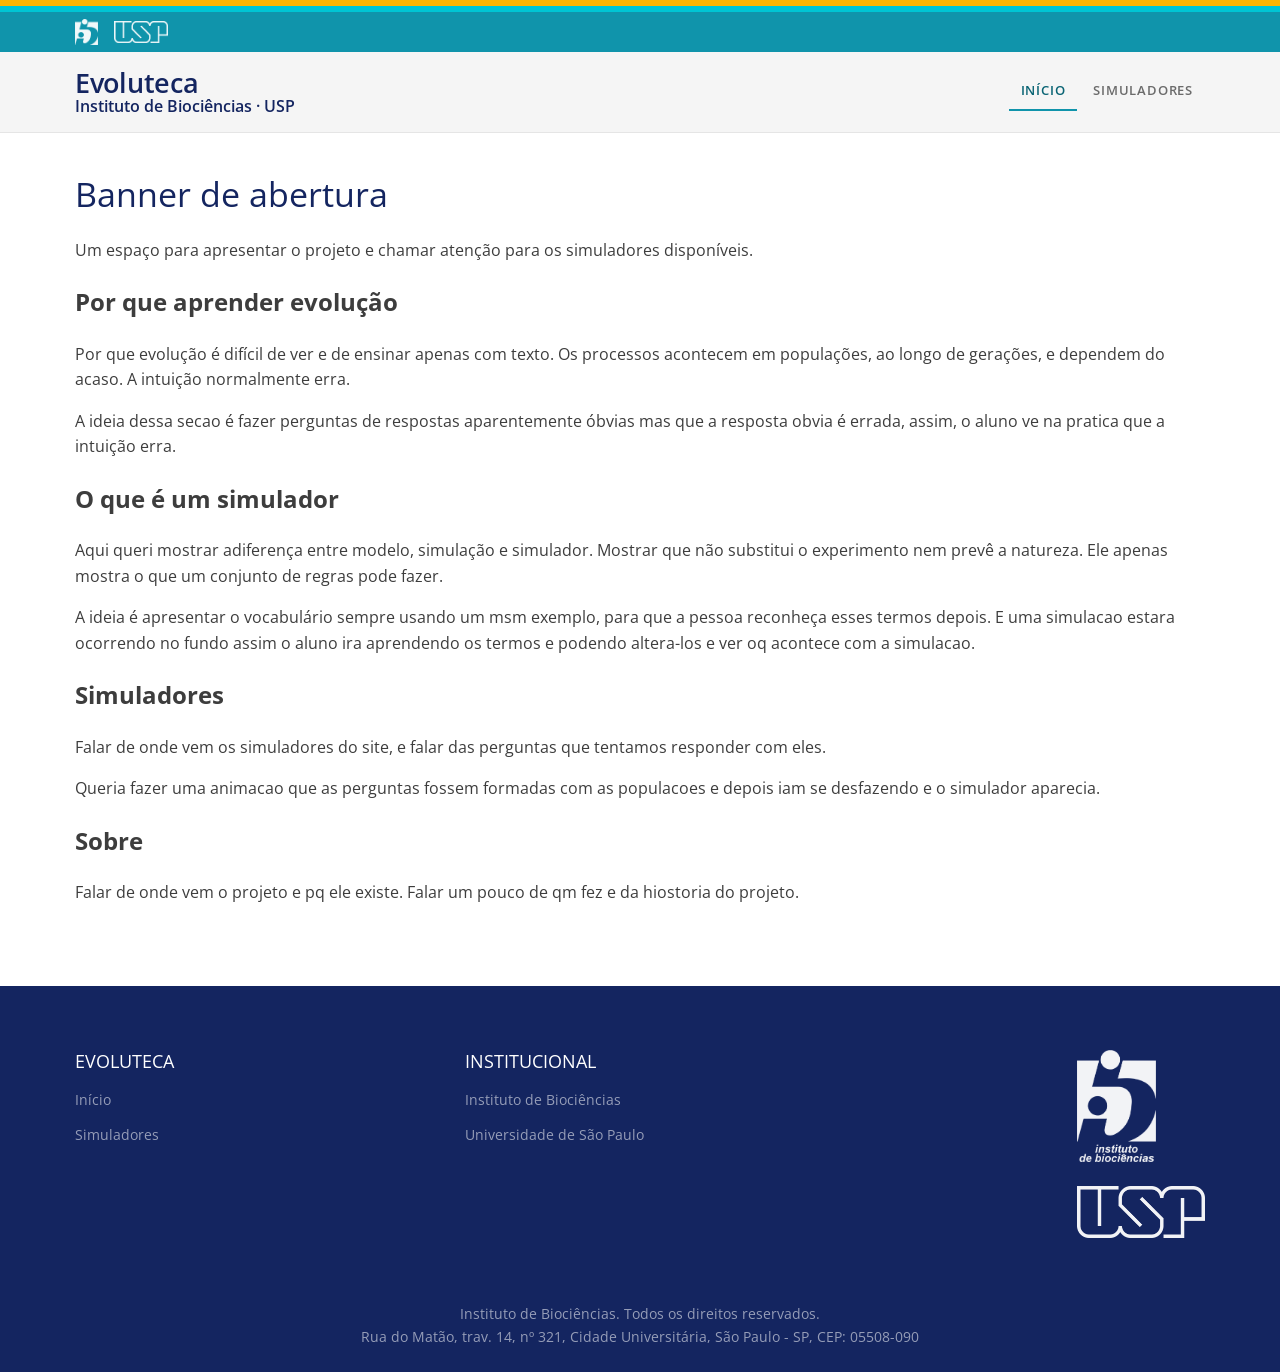
<file: index.html>
<!DOCTYPE html>
<html lang="pt-BR">
<head>
  <meta charset="utf-8">
  <meta name="viewport" content="width=device-width, initial-scale=1">
  <title>Evoluteca</title>
  <meta name="description" content="Simuladores de modelos da biologia, em português. Projeto de extensão do Instituto de Biociências da USP.">
  <link rel="icon" type="image/png" href="imagens/institucionais/icone-ib-azul.png">
  <link rel="stylesheet" href="aparencia/__pacote__.css">
  <script type="importmap">
    {
      "imports": {
        "r": "./r/__pacote__.js",
        "motor": "./motor/__pacote__.js"
      }
    }
  </script>
</head>
<body>

  <main class="coluna-central">

    <section>
      <h1>Banner de abertura</h1>
      <p>
        Um espaço para apresentar o projeto e chamar atenção para os simuladores disponíveis.
      </p>
    </section>

    <section>
      <h2>Por que aprender evolução</h2>
      <p>
        Por que evolução é difícil de ver e de ensinar apenas com texto. Os
        processos acontecem em populações, ao longo de gerações, 
        e dependem do acaso. A intuição normalmente erra.
      </p>
      <p>
        A ideia dessa secao é fazer perguntas de respostas aparentemente óbvias mas
        que a resposta obvia é errada, assim, o aluno ve na pratica que a intuição erra.
      </p>
    </section>

    <section>
      <h2>O que é um simulador</h2>
      <p>
        Aqui queri mostrar adiferença entre modelo, simulação e simulador. 
        Mostrar que não substitui o experimento nem prevê a
        natureza. Ele apenas mostra o que um conjunto de regras pode fazer.
      </p>
      <p>
        A ideia é apresentar o vocabulário sempre usando um msm exemplo, 
        para que a pessoa reconheça esses termos depois. E uma simulacao estara ocorrendo no fundo
        assim o aluno ira aprendendo os termos e podendo altera-los e ver oq acontece com a simulacao.
      </p>
    </section>

    <section>
      <h2>Simuladores</h2>
      <p>
        Falar de onde vem os simuladores do site, e falar das perguntas que tentamos responder com eles. 
      </p>
      <p>
        Queria fazer uma animacao que as perguntas fossem formadas com as populacoes e depois iam se desfazendo e o simulador aparecia.
      </p>
    </section>

    <section>
      <h2>Sobre</h2>
      <p>
        Falar de onde vem o projeto e pq ele existe. Falar um pouco de qm fez e da hiostoria do projeto.
      </p>
    </section>

  </main>

  <script type="module">
    import { montarMoldura } from "motor";

    montarMoldura();
  </script>
</body>
</html>
</file>
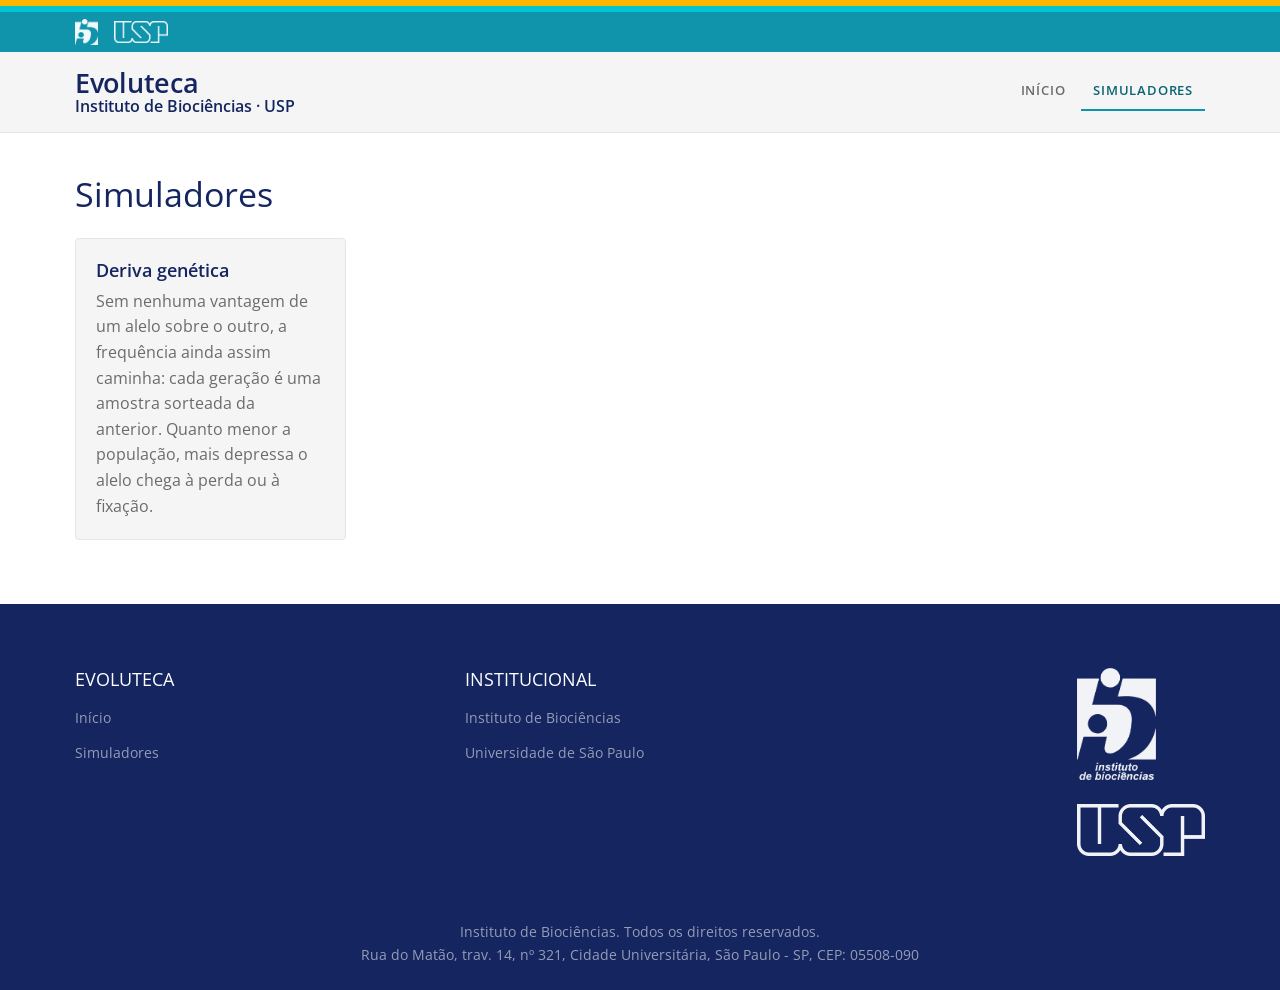
<file: catalogo.html>
<!DOCTYPE html>
<html lang="pt-BR">
<head>
  <meta charset="utf-8">
  <meta name="viewport" content="width=device-width, initial-scale=1">
  <title>Catálogo · Evoluteca</title>
  <meta name="description" content="Os simuladores da Evoluteca.">
  <link rel="icon" type="image/png" href="imagens/institucionais/icone-ib-azul.png">
  <link rel="stylesheet" href="aparencia/__pacote__.css">
  <script type="importmap">
    {
      "imports": {
        "r": "./r/__pacote__.js",
        "motor": "./motor/__pacote__.js"
      }
    }
  </script>
</head>
<body>

  <main id="raiz" class="coluna-central"></main>

  <script type="module">
    import { montarMoldura, montarCatalogo } from "motor";
    import { catalogo } from "./simuladores/catalogo.js";

    montarMoldura();
    montarCatalogo(document.getElementById("raiz"), catalogo);
  </script>
</body>
</html>
</file>
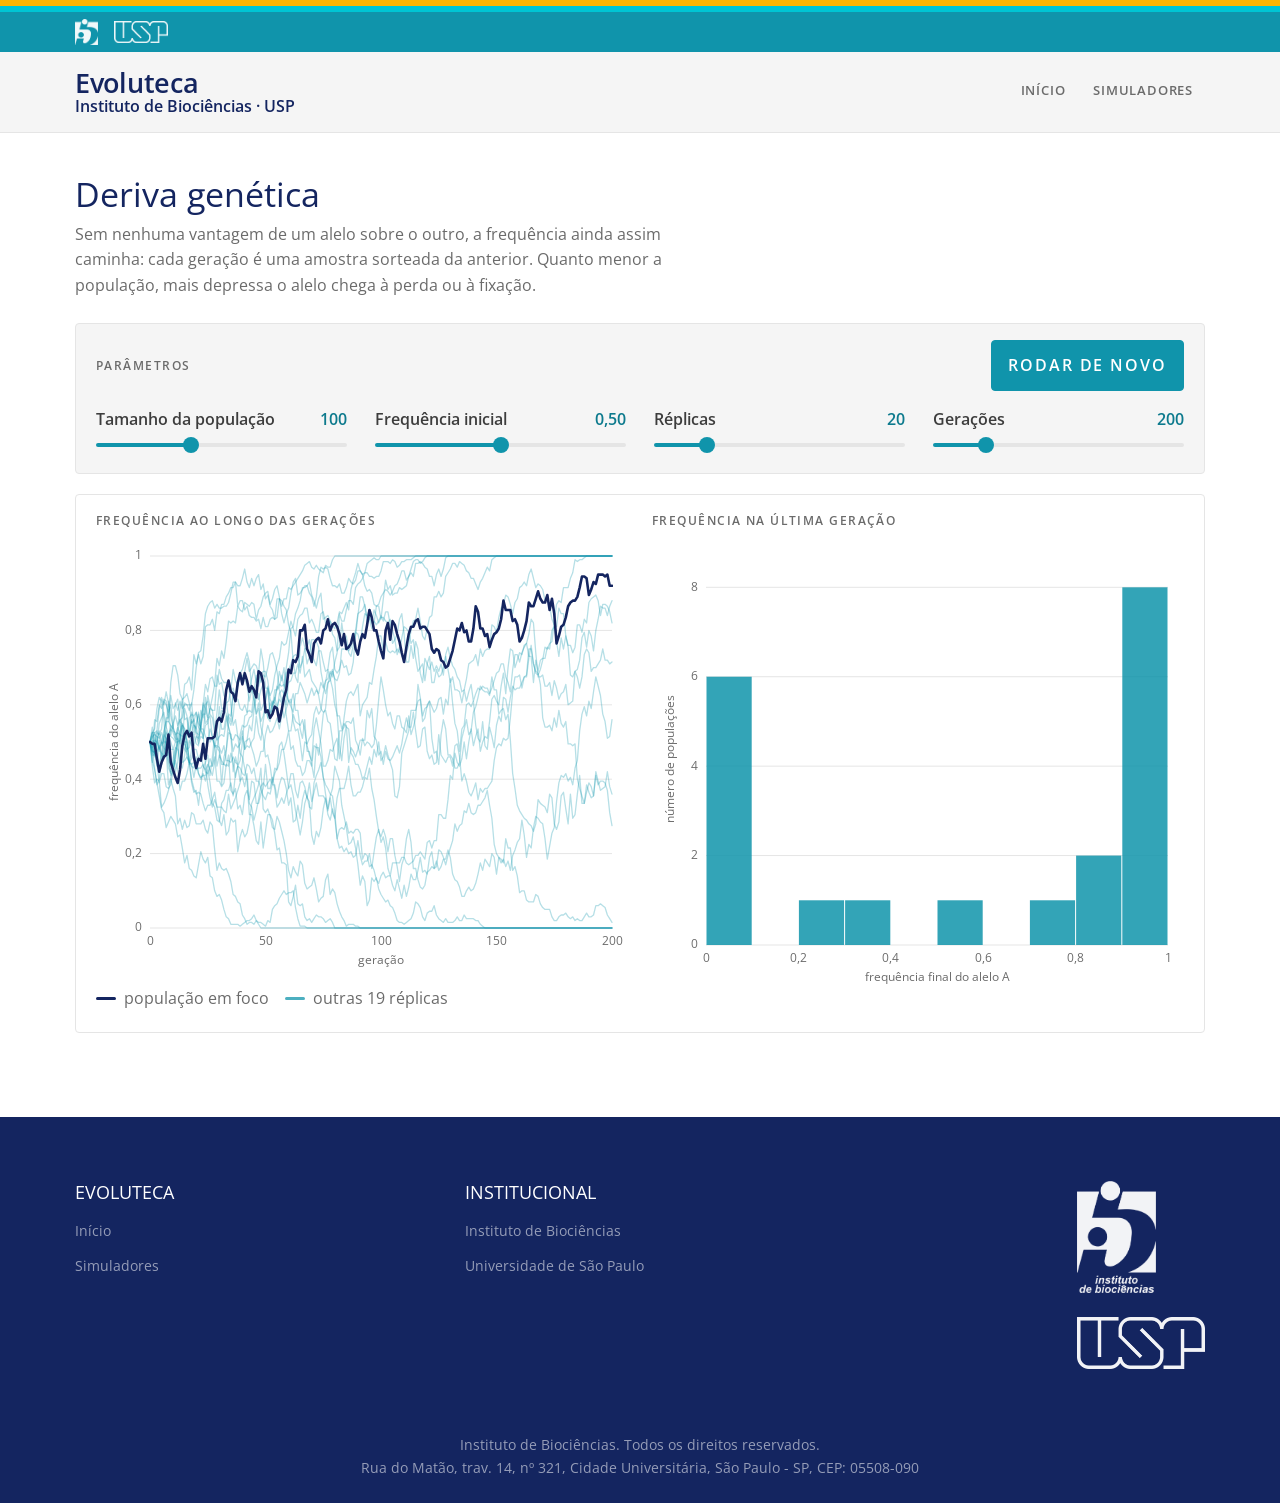
<file: simulador.html>
<!DOCTYPE html>
<html lang="pt-BR">
<head>
  <meta charset="utf-8">
  <meta name="viewport" content="width=device-width, initial-scale=1">
  <title>Simulador · Evoluteca</title>
  <meta name="description" content="Um simulador da Evoluteca.">
  <link rel="icon" type="image/png" href="imagens/institucionais/icone-ib-azul.png">
  <link rel="stylesheet" href="aparencia/__pacote__.css">
  <script type="importmap">
    {
      "imports": {
        "r": "./r/__pacote__.js",
        "motor": "./motor/__pacote__.js"
      }
    }
  </script>
</head>
<body>

  <main id="raiz" class="coluna-central"></main>

  <script type="module">
    import { montarMoldura, abrirSimulador } from "motor";
    import { catalogo } from "./simuladores/catalogo.js";

    montarMoldura();
    abrirSimulador(document.getElementById("raiz"), catalogo);
  </script>
</body>
</html>
</file>
<file: aparencia/__pacote__.css>
/* Todos os CSS do site, em ordem. Arquivo novo só vale depois de entrar nesta lista. */

@import "variaveis/cores.css";
@import "variaveis/tipografia.css";
@import "variaveis/medidas.css";
@import "variaveis/grafico.css";

@import "pagina/largura-e-margens.css";
@import "pagina/texto-e-titulos.css";

@import "componentes/moldura-do-site/listras-da-usp.css";
@import "componentes/moldura-do-site/barra-de-logos.css";
@import "componentes/moldura-do-site/cabecalho-do-site.css";
@import "componentes/moldura-do-site/menu-do-site.css";
@import "componentes/moldura-do-site/rodape-do-site.css";
@import "componentes/comuns/titulo-da-pagina.css";
@import "componentes/comuns/botoes.css";
@import "componentes/simulador/controle-de-parametro.css";
@import "componentes/simulador/controle-deslizante.css";
@import "componentes/simulador/painel-do-simulador.css";
@import "componentes/grafico/caixa-do-grafico.css";
@import "componentes/grafico/legenda-do-grafico.css";
@import "componentes/catalogo/cartao-do-catalogo.css";
</file>
